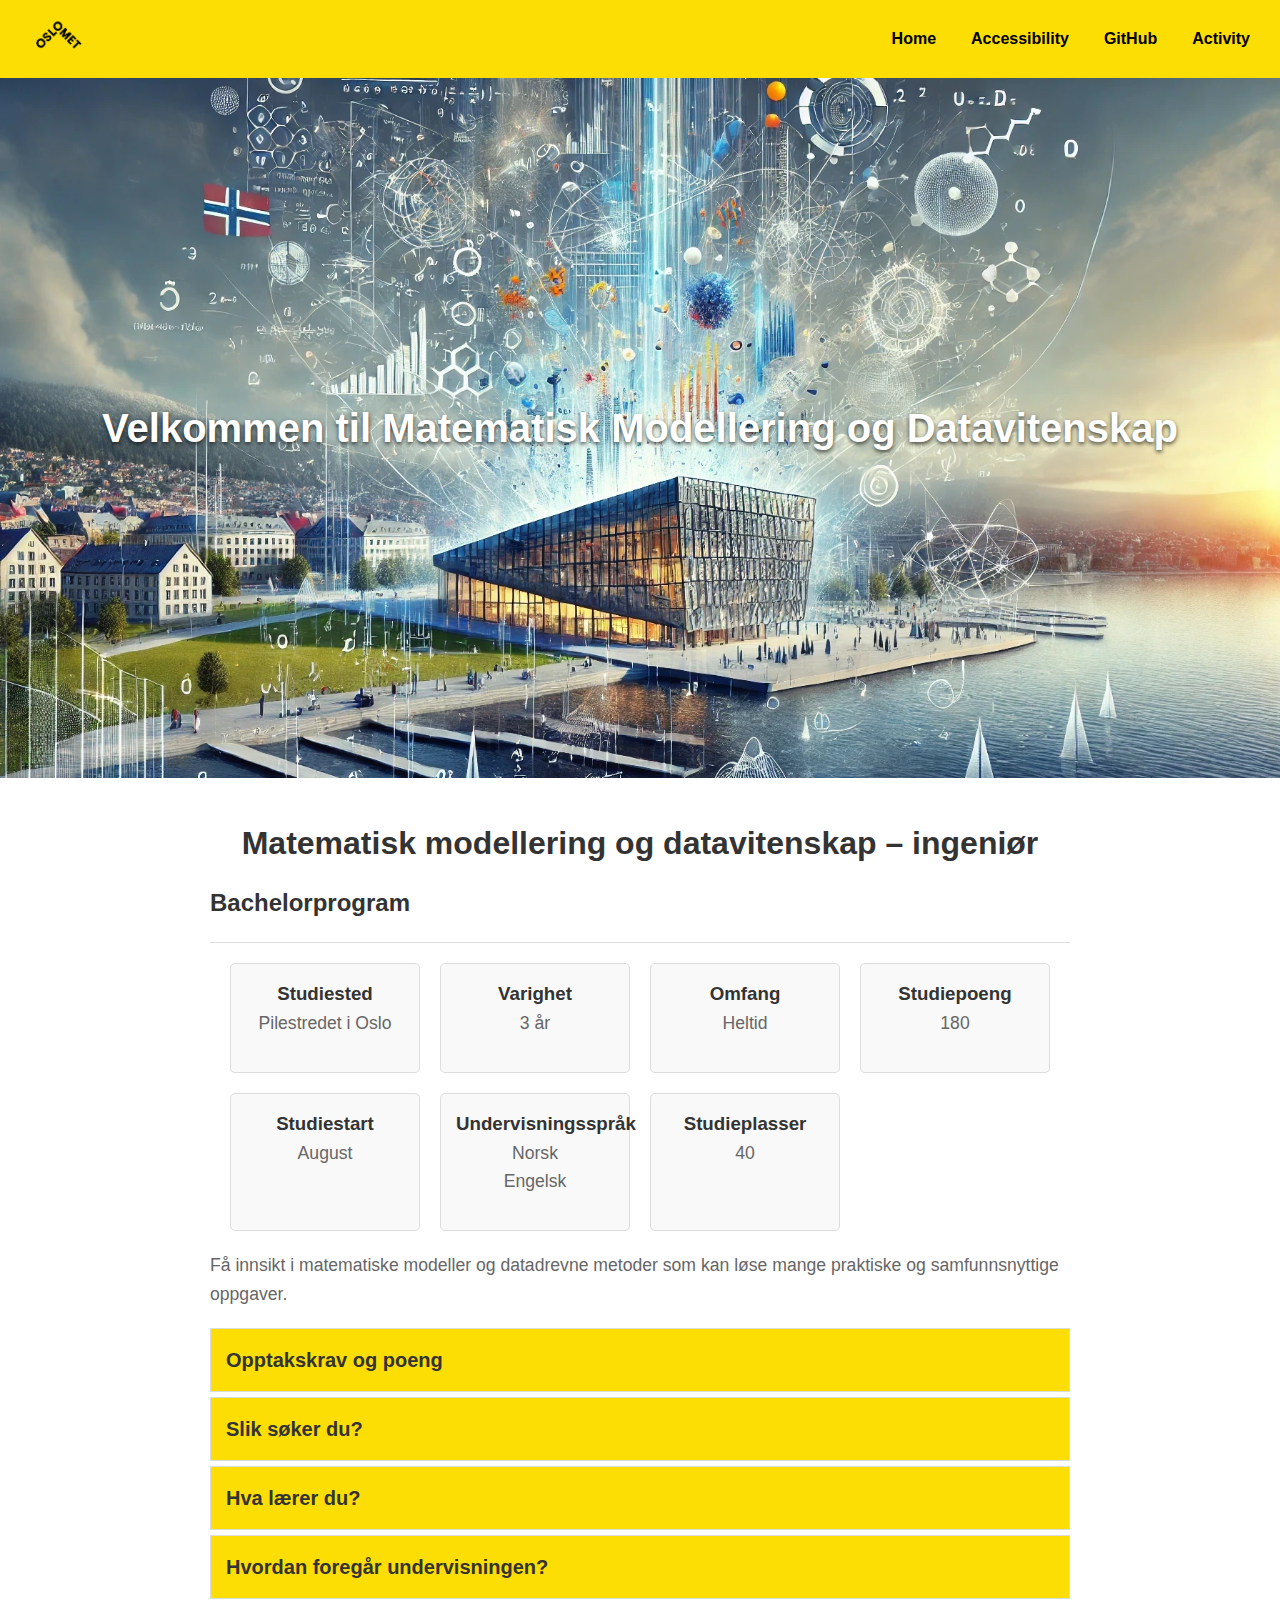
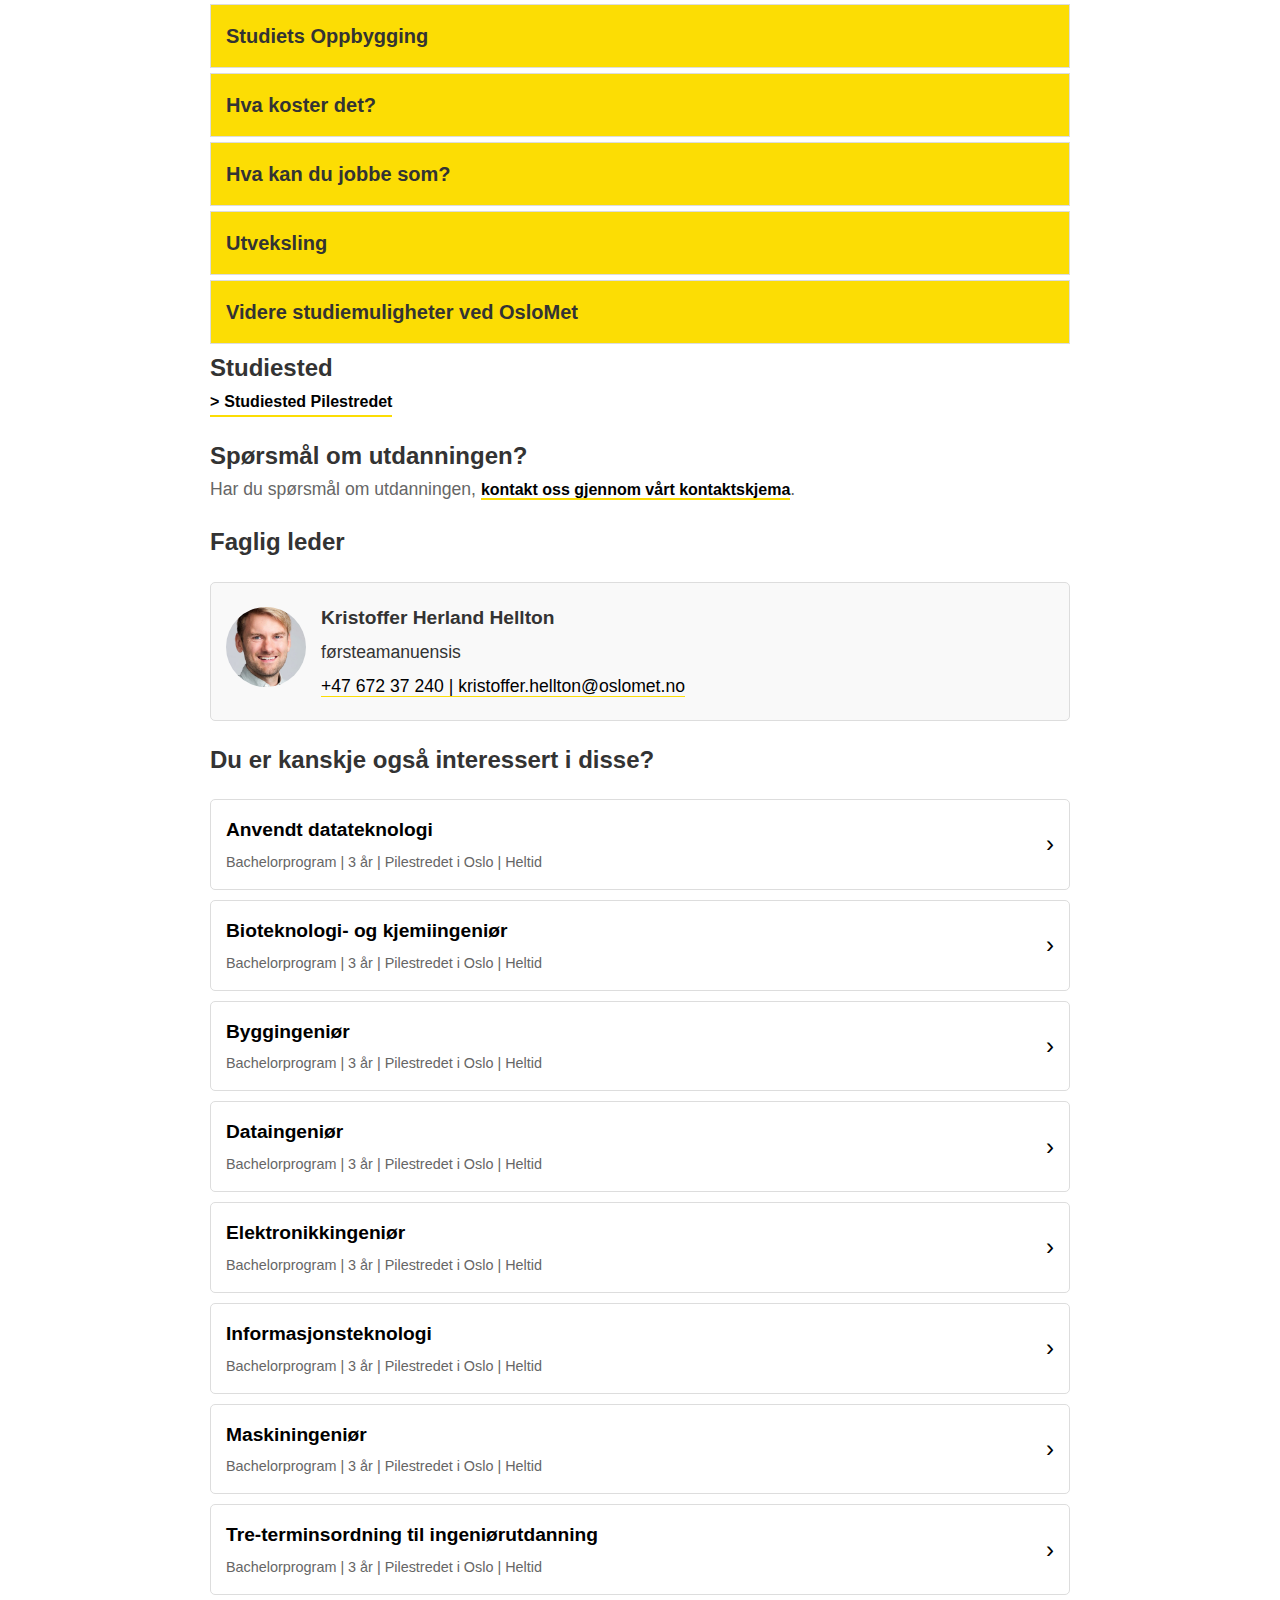
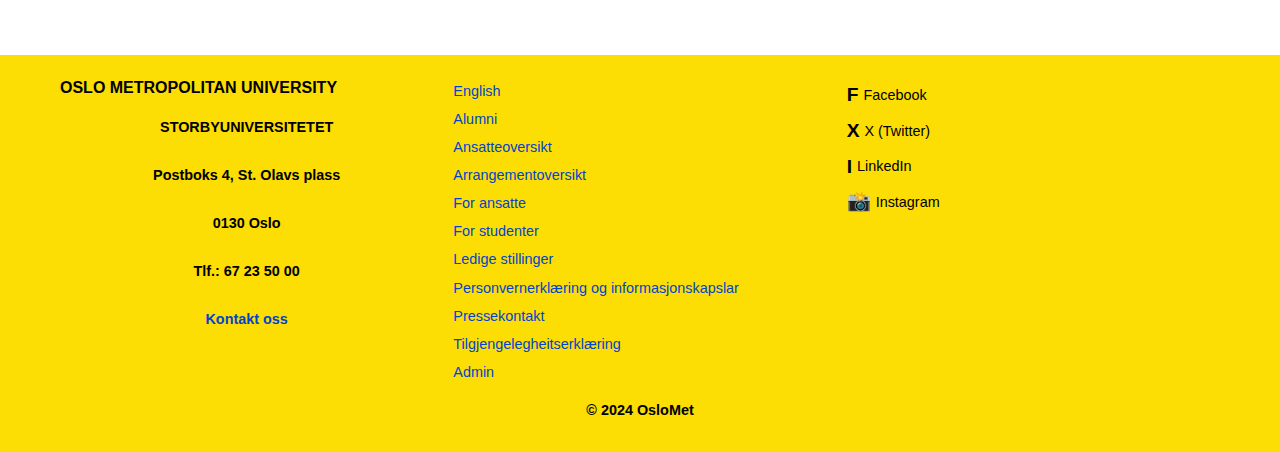
<file: index.html>
<!DOCTYPE html>
<html lang="no">
<head>
    <!-- Meta tags for character set and responsive viewport -->
    <meta charset="UTF-8">
    <meta name="viewport" content="width=device-width, initial-scale=1.0">
    <meta name="description" content="Matematisk Modellering og Datavitenskap - OsloMet.">
    <title>Matematisk modellering og datavitenskap – ingeniør</title>
    <!-- Linking main CSS file -->
    <link rel="stylesheet" href="css/main.css">
    <!-- Defer JavaScript loading to ensure DOM is loaded first -->
    <script src="js/scripts.js" defer></script>
</head>
<body>
    <!-- Header section with logo and navigation menu -->
    <header>
        <div class="logo-container">
            <a href="index.html">
                <img src="media/OsloMet_Logo.png" alt="OsloMet Logo" class="logo">
            </a>
        </div>
        <nav>
            <ul>
                <li><a href="index.html" aria-label="Go to homepage">Home</a></li>
                <li><a href="accessibility.html" aria-label="Learn about accessibility">Accessibility</a></li>
                <li><a href="github.html" aria-label="View our GitHub page">GitHub</a></li>
                <li><a href="activity.html" aria-label="Explore our activity page">Activity</a></li>
            </ul>
        </nav>
    </header>

    <!-- Cover photo section -->
    <section id="cover-photo">
        <h1>Velkommen til Matematisk Modellering og Datavitenskap</h1>
    </section>

    <main>
        <!-- Overview of the study program -->
        <section id="studieoversikt">
            <h1>Matematisk modellering og datavitenskap – ingeniør</h1>
            <h2>Bachelorprogram</h2>            
            <div class="info-grid">
                <!-- Grid items containing basic info about the study program -->
                <div class="info-item">
                    <h3>Studiested</h3>
                    <p>Pilestredet i Oslo</p>
                </div>
                <div class="info-item">
                    <h3>Varighet</h3>
                    <p>3 år</p>
                </div>
                <div class="info-item">
                    <h3>Omfang</h3>
                    <p>Heltid</p>
                </div>
                <div class="info-item">
                    <h3>Studiepoeng</h3>
                    <p>180</p>
                </div>
                <div class="info-item">
                    <h3>Studiestart</h3>
                    <p>August</p>
                </div>
                <div class="info-item">
                    <h3>Undervisningsspråk</h3>
                    <p>Norsk<br>Engelsk</p>
                </div>
                <div class="info-item">
                    <h3>Studieplasser</h3>
                    <p>40</p>
                </div>
            </div>
            <p>Få innsikt i matematiske modeller og datadrevne metoder som kan løse mange praktiske og samfunnsnyttige oppgaver.</p>
        </section>

        <!-- Admission requirements section -->
        <section id="opptakskrav">
            <h2 class="collapsible-heading">Opptakskrav og poeng</h2>
            <div class="collapsible-content">
                <p>For å søke på dette programmet må du ha:</p>
                <ul>
                    <li><a href="https://www.samordnaopptak.no/info/opptak/opptak-uhg/" target="_blank"><strong>Generell studiekompetanse (samordnaopptak.no)</strong></a> eller <a href="https://www.oslomet.no/studier/soknad-og-opptak/realkompetanse/realkompetanse-ingenior" target="_blank"><strong>oppfylle kravene til realkompetanse</strong></a></li>
                    <li>Matematikk R1 og R2</li>
                    <li>Fysikk 1</li>
                </ul>
                <p>Det kan være konkurranse om plassene. Ved forrige opptak kom alle kvalifiserte søkere inn.</p>
                <p>Hvis du mangler generell studiekompetanse eller enkelte fag fra videregående skole, kan du søke på dette studiet om du har <a href="https://www.oslomet.no/studier/tkd/forkurs-ingenior" target="_blank"><strong>bestått ettårig forkurs for ingeniørutdanning</strong></a>.</p>
            </div>
        </section>

        <!-- How to apply section -->
        <section id="slik-soker-du">
            <h2 class="collapsible-heading">Slik søker du?</h2>
            <div class="collapsible-content">
                <p>Du søker på Samordna opptak med studiekode 215 503.</p>
                <ul>
                    <li>15. april: ordinær søknadsfrist</li>
                    <li>Studieåret dekker matematikk, programmering, fysikk og kjemi</li>
                    <li>1. mars: frist for enkelte søkere</li>
                </ul>
                <p><a href="https://www.oslomet.no/studier/soknad-og-opptak/opptak-til-bachelor-aarsstudier"><strong>Mer om å søke på bachelor</strong></a></p>
            </div>
        </section>

        <!-- Learning outcomes section -->
        <section id="hva-laerer-du">
            <h2 class="collapsible-heading">Hva lærer du?</h2>
            <div class="collapsible-content">
                <p>Bachelor i matematisk modellering og datavitenskap kobler sammen matematikk, informatikk, fysikk og statistikk.</p>
                <ul>
                    <li>Innsikt i matematiske modeller som brukes i praktisk problemløsning</li>
                    <li>Studieåret dekker matematikk, programmering, fysikk og kjemi</li>
                    <li>Avsluttes med en bacheloroppgave tett knyttet til arbeidslivet</li>
                </ul>
                   <!-- Accordion for "Statistiske og datadrevne metoder" -->
                <section class="accordion">
                    <h3 class="collapsible-heading" aria-expanded="false">Statistiske og datadrevne metoder</h3>
                    <div class="collapsible-content">
                        <p>Du lærer om hvordan du kan bruke målte data koblet med datadrevne og statistiske metoder til å gjøre beregninger, for eksempel av fremtidige strømpriser.</p>
                        <p>Du lærer hvordan du kan løse komplekse og sammensatte problemer, og utforske høydimensjonale datatyper. Moderne metoder innen maskinlæring og kunstig intelligens står sentralt.</p>
                    </div>
                </section>

                <!-- Accordion for "Vitenskapelige beregninger" -->
                <section class="accordion">
                    <h3 class="collapsible-heading" aria-expanded="false">Vitenskapelige beregninger</h3>
                    <div class="collapsible-content">
                        <p>Du lærer å lage effektive algoritmer, datastrukturer og kildekoder for å løse matematiske og fysiske problemer med numeriske metoder.</p>
                        <p>Du lærer å utvikle kildekode og metodikk knyttet til medisinsk teknologi, biologiske prosesser og annet.</p>
                    </div>
                </section>

                <!-- Accordion for "Matematikk og fysikk" -->
                <section class="accordion">
                    <h3 class="collapsible-heading" aria-expanded="false">Matematikk og fysikk</h3>
                    <div class="collapsible-content">
                        <p>Du utforsker algebraiske strukturer, blant annet knyttet til dyp læring og kunstig intelligens.</p>
                        <p>Du lærer differensialgeometri på flater, gruppeteori og kodeteori; matematiske strukturer, representasjonsteori og kategoriteori.</p>
                        <p>I fysikk lærer du om termodynamikk og statistisk fysikk.</p>
                    </div>
                </section>

                <p><a href="https://student.oslomet.no/studier/-/studieinfo/programplan/HINGMAMO/2024/H%C3%98ST" target="_blank"><strong>Se programplan på student.oslomet.no</strong></a></p>
            </div>
        </section>

        <!-- Teaching methods section -->
        <section id="undervisning">
            <h2 class="collapsible-heading">Hvordan foregår undervisningen?</h2>
            <div class="collapsible-content">
                <p>Undervisningen er en kombinasjon av:</p>
                <ul>
                    <li>Prosjektarbeid</li>
                    <li>Workshop</li>
                    <li>Presentasjoner</li>
                    <li>Veiledninger</li>
                    <li>Diskusjoner og refleksjoner</li>
                    <li>Forelesninger</li>
                    <li>Selvstudier</li>
                    <li>Gruppearbeid</li>
                    <li>Arbeidslivsrelevant bacheloroppgave</li>
                </ul>
                <p>For å gjennomføre studiet på normert tid, må du regne med å bruke om lag 40 timer per uke på studierelatert arbeid gjennom hele semesteret.</p>
            </div>
        </section>

        <section id="study-structure">
            <h2 class="collapsible-heading">Studiets Oppbygging</h2>
            <div class="collapsible-content">
            <table>
                <thead>
                    <tr>
                        <th>Studieår</th>
                        <th>Semester</th>
                        <th>Emner</th>
                    </tr>
                </thead>
                <tbody>
                    <tr>
                        <td>1. år</td>
                        <td>1. semester</td>
                        <td>
                            <ul>
                                <li>Diskret Matematikk (DAPE1300) – 10 stp.</li>
                                <li>Programmering (DAPE1400) – 10 stp.</li>
                                <li>Teknologi og samfunn for programmerere (DATA1100) – 5 stp.</li>
                                <li>Innføring i modeller og beregninger (MAMO1100) – 5 stp.</li>
                            </ul>
                        </td>
                    </tr>
                    <tr>
                        <td>1. år</td>
                        <td>2. semester</td>
                        <td>
                            <ul>
                                <li>Matematikk 1000 (DAFE1000) – 10 stp.</li>
                                <li>Fysikk og Kjemi (DAPE2101) – 10 stp.</li>
                                <li>Databaser (DATA1500) – 10 stp.</li>
                            </ul>
                        </td>
                    </tr>
                    <!-- 2nd Year -->
                    <tr>
                        <td>2. år</td>
                        <td>3. semester</td>
                        <td>
                            <ul>
                                <li>Matematikk 2000 med statistikk (DAPE2000) – 10 stp.</li>
                                <li>Moderne fysikk (MAMO2100) – 10 stp.</li>
                                <li>Algoritmer og datastrukturer (DATS2300) – 10 stp.</li>
                            </ul>
                        </td>
                    </tr>
                    <tr>
                        <td>2. år</td>
                        <td>4. semester</td>
                        <td>
                            <ul>
                                <li>Matematikk 4000 (DAVE3705) – 10 stp.</li>
                                <li>Statistisk analyse (MAMO3100) – 10 stp.</li>
                                <li>Visualisering (ADSE3200) – 10 stp.</li>
                            </ul>
                        </td>
                    </tr>
                    <!-- 3rd Year -->
                    <tr>
                        <td>3. år</td>
                        <td>5. semester</td>
                        <td>
                            <ul>
                                <li>Matematikk 3000 (DAVE3700) – 10 stp.</li>
                                <li>Introduksjon til kunstig intelligens (DAVE3625) – 10 stp.</li>
                                <li>Anvendt kunstig intelligens og data science prosjekt (DATA3750) – 10 stp.</li>
                            </ul>
                        </td>
                    </tr>
                    <tr>
                        <td>3. år</td>
                        <td>6. semester</td>
                        <td>
                            <ul>
                                <li>Bacheloroppgave (DATA3900) – 20 stp.</li>
                                <li>Testing av programvare (ADTS2310) – 10 stp.</li>
                                <li>Datanettverk og skytjenester (DATA2410) – 10 stp.</li>
                            </ul>
                        </td>
                    </tr>
                </tbody>
            </table>
            </div>
        </section>
        
        <section id="kostnad">
            <h2 class="collapsible-heading">Hva koster det?</h2>
            <div class="collapsible-content">
                <p>
                    <a href="https://student.oslomet.no/semesteravgift" target="_blank"><strong>Du betaler en semesteravgift hvert semester (student.oslomet.no).</strong></a> 
                </p>
                <p>
                    <a href="https://student.oslomet.no/studieavgift-for-internasjonale-studenter-utenfor-eu-eos" target="_blank"><strong>Er du internasjonal student fra utenfor EU og EØS, må du betale studieavgift (student.oslomet.no).</strong></a> Det er mulig å søke om unntak for betaling av denne studieavgiften.
                </p>
            </div>
        </section>

            <!-- Job opportunities section -->
        <section id="jobbmuligheter">
            <h2 class="collapsible-heading">Hva kan du jobbe som?</h2>
            <div class="collapsible-content">
                <p>Med dette studiet får du IT-kompetanse som er etterspurt i arbeidslivet, særlig om du velger spesialiseringene vitenskapelige beregninger eller statistiske og datadrevne metoder.</p>
                <p>Spesialiseringen i matematikk og fysikk retter seg mer mot videre studier, men også her får du etterspurt kompetanse i arbeidslivet etter bachelorstudiet.</p>
                <p>Matematisk modellering og datavitenskap blir stadig viktigere som basisgrunnlag, i for eksempel beregninger knyttet til klima, forsikring og finans, og datadrevne metoder for verdiskaping.</p>
                <p>Datadrevne metoder og maskinlæring er i dag svært mye brukt i arbeidslivet.</p>
            </div>
        </section>

        <!-- Exchange opportunities section -->
        <section id="Utveksling">
            <h2 class="collapsible-heading">Utveksling</h2>
            <div class="collapsible-content">
                <p>Du kan dra på utveksling i femte semester.</p>
            </div>
        </section>
        
        <!-- Further study opportunities section -->
        <section id="videre_muligheter">
            <h2 class="collapsible-heading">Videre studiemuligheter ved OsloMet</h2>
            <div class="collapsible-content">
                <a href="https://www.oslomet.no/studier/tkd/anvendt-data-informasjonsteknologi" target="_blank"><strong>Anvendt data- og informasjonsteknologi (ACIT)</strong></a>
                <p class="study-meta">Masterprogram | 2 år | Pilestredet i Oslo | Heltid</p>
            </div>
        </section>

        <!-- Campus location section -->
        <section id="studiested">
            <h2>Studiested</h2>
            <p><a href="https://www.oslomet.no/om/studiested-pilestredet" class="link-arrow">Studiested Pilestredet</a></p>
        </section>
        
        <!-- Contact information section -->
        <section id="sporsmal">
            <h2>Spørsmål om utdanningen?</h2>
            <p>Har du spørsmål om utdanningen, <a href="https://www.oslomet.no/kontaktskjema#For%20utdanningss%C3%B8kere?faculty=Fakultet%20for%20teknologi,%20kunst%20og%20design" class="link-contact">kontakt oss gjennom vårt kontaktskjema</a>.</p>
        </section>
        
        <!-- Academic leader section -->
        <section id="faglig-leder">
            <h2>Faglig leder</h2>
            <a href="https://www.oslomet.no/om/ansatt/krhel3944/" target="_blank" class="leader-link" aria-label="Faglig leder Kristoffer Herland Hellton, førsteamanuensis, kontakt på telefon +47 672 37 240 eller via e-post kristoffer.hellton@oslomet.no">
                <div class="leader-profile">
                    <img src="media/krhel3944.png" alt="Kristoffer Herland Hellton" class="leader-photo">
                    <div class="leader-info">
                        <p class="leader-name"><strong>Kristoffer Herland Hellton</strong></p>
                        <p>førsteamanuensis</p>
                        <p>+47 672 37 240 | <a href="mailto:kristoffer.hellton@oslomet.no">kristoffer.hellton@oslomet.no</a></p>
                    </div>
                </div>
            </a>
        </section>
        

        <!-- Related programs section -->
        <section id="related-programs">
            <h2>Du er kanskje også interessert i disse?</h2>
            <div class="program-list">
                <a href="https://www.oslomet.no/studier/tkd/anvendt-datateknologi" class="program-item">
                    <div>
                        <strong>Anvendt datateknologi</strong>
                        <p>Bachelorprogram | 3 år | Pilestredet i Oslo | Heltid</p>
                    </div>
                    <span class="arrow">›</span>
                </a>
                <!-- Repeat similar structure for other related programs -->
                <a href="https://www.oslomet.no/studier/tkd/bioteknologi-kjemiingenior" class="program-item">
                    <div>
                        <strong>Bioteknologi- og kjemiingeniør</strong>
                        <p>Bachelorprogram | 3 år | Pilestredet i Oslo | Heltid</p>
                    </div>
                    <span class="arrow">›</span>
                </a>
                <a href="https://www.oslomet.no/studier/tkd/byggingenior" class="program-item">
                    <div>
                        <strong>Byggingeniør</strong>
                        <p>Bachelorprogram | 3 år | Pilestredet i Oslo | Heltid</p>
                    </div>
                    <span class="arrow">›</span>
                </a>
                <a href="https://www.oslomet.no/studier/tkd/dataingenior" class="program-item">
                    <div>
                        <strong>Dataingeniør</strong>
                        <p>Bachelorprogram | 3 år | Pilestredet i Oslo | Heltid</p>
                    </div>
                    <span class="arrow">›</span>
                </a>
                <a href="https://www.oslomet.no/studier/tkd/elektronikkingenior" class="program-item">
                    <div>
                        <strong>Elektronikkingeniør</strong>
                        <p>Bachelorprogram | 3 år | Pilestredet i Oslo | Heltid</p>
                    </div>
                    <span class="arrow">›</span>
                </a>
                <a href="https://www.oslomet.no/studier/tkd/informasjonsteknologi" class="program-item">
                    <div>
                        <strong>Informasjonsteknologi</strong>
                        <p>Bachelorprogram | 3 år | Pilestredet i Oslo | Heltid</p>
                    </div>
                    <span class="arrow">›</span>
                </a>
                <a href="https://www.oslomet.no/studier/tkd/maskiningenior" class="program-item">
                    <div>
                        <strong>Maskiningeniør</strong>
                        <p>Bachelorprogram | 3 år | Pilestredet i Oslo | Heltid</p>
                    </div>
                    <span class="arrow">›</span>
                </a>
                <a href="https://www.oslomet.no/studier/tkd/tre-termin-ingenior" class="program-item">
                    <div>
                        <strong>Tre-terminsordning til ingeniørutdanning</strong>
                        <p>Bachelorprogram | 3 år | Pilestredet i Oslo | Heltid</p>
                    </div>
                    <span class="arrow">›</span>
                </a>
            </div>
        </section>   
    </main>

    <!-- Footer section with contact information and navigation links -->
    <footer id="footer">
        <div class="footer-container">
            <div class="footer-left">
                <h3>OSLO METROPOLITAN UNIVERSITY</h3>
                <p>STORBYUNIVERSITETET</p>
                <p>Postboks 4, St. Olavs plass</p>
                <p>0130 Oslo</p>
                <p>Tlf.: 67 23 50 00</p>
                <p><a href="https://www.oslomet.no/om/kontakt" class="footer-link">Kontakt oss</a></p>
            </div>
            <div class="footer-center">
                <ul>
                    <li><a href="#">English</a></li>
                    <li><a href="#">Alumni</a></li>
                    <li><a href="#">Ansatteoversikt</a></li>
                    <li><a href="#">Arrangementoversikt</a></li>
                    <li><a href="#">For ansatte</a></li>
                    <li><a href="#">For studenter</a></li>
                    <li><a href="#">Ledige stillinger</a></li>
                    <li><a href="#">Personvernerklæring og informasjonskapslar</a></li>
                    <li><a href="#">Pressekontakt</a></li>
                    <li><a href="#">Tilgjengelegheitserklæring</a></li>
                    <li><a href="#">Admin</a></li>
                </ul>
            </div>
            <div class="footer-right">
                <ul class="social-links">
                    <li><a href="#"><span class="icon">F</span> Facebook</a></li>
                    <li><a href="#"><span class="icon">X</span> X (Twitter)</a></li>
                    <li><a href="#"><span class="icon">I</span> LinkedIn</a></li>
                    <li><a href="#"><span class="icon">📸</span> Instagram</a></li>
                </ul>
            </div>
        </div>
        <p>&copy; 2024 OsloMet</p>
    </footer>
</body>
</html>
</file>
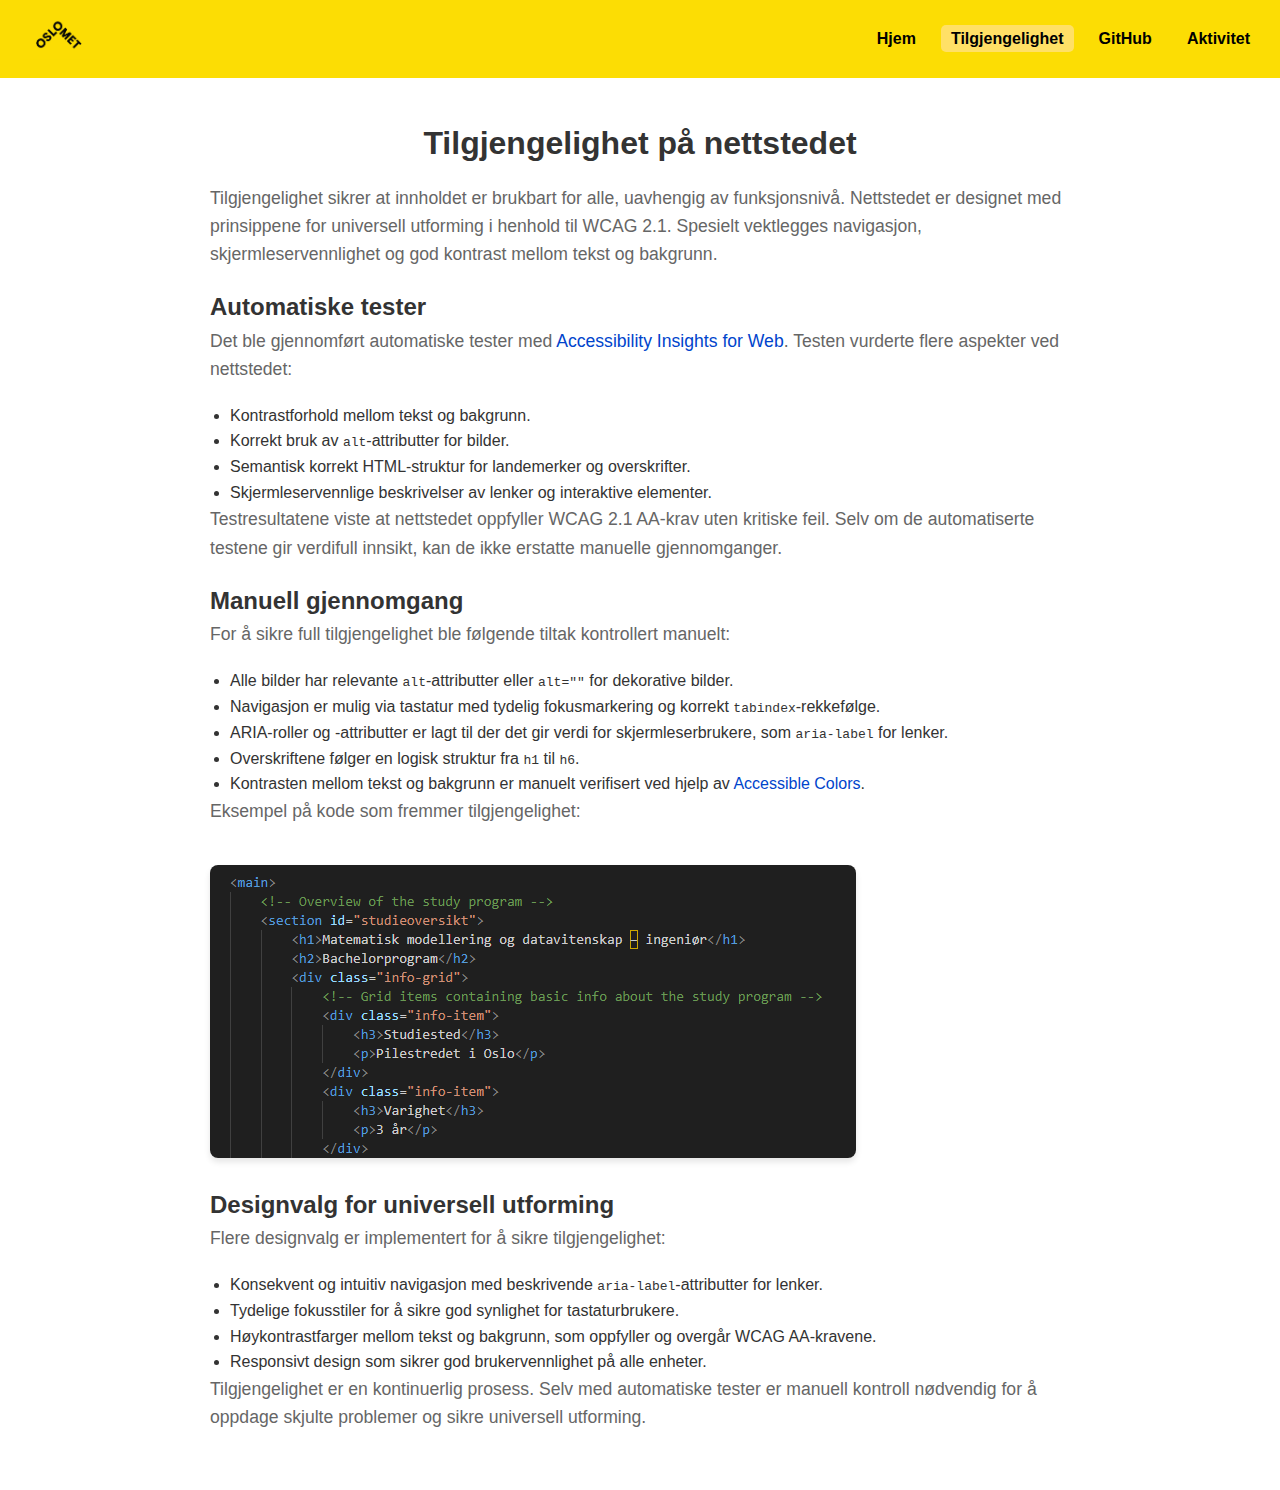
<file: accessibility.html>
<!DOCTYPE html>
<html lang="no">
<head>
    <meta charset="UTF-8">
    <meta name="viewport" content="width=device-width, initial-scale=1.0">
    <meta name="description" content="Tilgjengelighetsside for OsloMet-nettstedet">
    <title>Tilgjengelighet - OsloMet-nettsted</title>
    <link rel="stylesheet" href="css/main.css">
</head>
<body>
    <header>
        <div class="logo-container">
            <a href="index.html">
                <img src="media/OsloMet_Logo.png" alt="OsloMet Logo" class="logo">
            </a>
        </div>
        <nav>
            <ul>
                <li><a href="index.html" aria-label="Gå til hjemmesiden">Hjem</a></li>
                <li><a href="accessibility.html" aria-label="Om tilgjengelighet" class="active-link">Tilgjengelighet</a></li>
                <li><a href="github.html" aria-label="Vis GitHub-siden">GitHub</a></li>
                <li><a href="activity.html" aria-label="Utforsk aktivitetsiden">Aktivitet</a></li>
            </ul>
        </nav>
    </header>

    <main>
        <section id="introduksjon">
            <h1>Tilgjengelighet på nettstedet</h1>
            <p>Tilgjengelighet sikrer at innholdet er brukbart for alle, uavhengig av funksjonsnivå. Nettstedet er designet med prinsippene for universell utforming i henhold til WCAG 2.1. Spesielt vektlegges navigasjon, skjermleservennlighet og god kontrast mellom tekst og bakgrunn.</p>
        </section>

        <section id="automatiske-tester">
            <h2>Automatiske tester</h2>
            <p>Det ble gjennomført automatiske tester med <a href="https://accessibilityinsights.io/" target="_blank">Accessibility Insights for Web</a>. Testen vurderte flere aspekter ved nettstedet:</p>
            <ul>
                <li>Kontrastforhold mellom tekst og bakgrunn.</li>
                <li>Korrekt bruk av <code>alt</code>-attributter for bilder.</li>
                <li>Semantisk korrekt HTML-struktur for landemerker og overskrifter.</li>
                <li>Skjermleservennlige beskrivelser av lenker og interaktive elementer.</li>
            </ul>
        
            <p>Testresultatene viste at nettstedet oppfyller WCAG 2.1 AA-krav uten kritiske feil. Selv om de automatiserte testene gir verdifull innsikt, kan de ikke erstatte manuelle gjennomganger.</p>
        </section>

        <section id="manuell-gjennomgang">
            <h2>Manuell gjennomgang</h2>
            <p>For å sikre full tilgjengelighet ble følgende tiltak kontrollert manuelt:</p>
            <ul>
                <li>Alle bilder har relevante <code>alt</code>-attributter eller <code>alt=""</code> for dekorative bilder.</li>
                <li>Navigasjon er mulig via tastatur med tydelig fokusmarkering og korrekt <code>tabindex</code>-rekkefølge.</li>
                <li>ARIA-roller og -attributter er lagt til der det gir verdi for skjermleserbrukere, som <code>aria-label</code> for lenker.</li>
                <li>Overskriftene følger en logisk struktur fra <code>h1</code> til <code>h6</code>.</li>
                <li>Kontrasten mellom tekst og bakgrunn er manuelt verifisert ved hjelp av <a href="https://accessible-colors.com/" target="_blank">Accessible Colors</a>.</li>
            </ul>
            <p>Eksempel på kode som fremmer tilgjengelighet:</p>
            <img src="media/code_example.png" alt="Skjermbilde av tilgjengelighetsfremmende kode" class="illustration">
        </section>

        <section id="designvalg">
            <h2>Designvalg for universell utforming</h2>
            <p>Flere designvalg er implementert for å sikre tilgjengelighet:</p>
            <ul>
                <li>Konsekvent og intuitiv navigasjon med beskrivende <code>aria-label</code>-attributter for lenker.</li>
                <li>Tydelige fokusstiler for å sikre god synlighet for tastaturbrukere.</li>
                <li>Høykontrastfarger mellom tekst og bakgrunn, som oppfyller og overgår WCAG AA-kravene.</li>
                <li>Responsivt design som sikrer god brukervennlighet på alle enheter.</li>
            </ul>
            <p>Tilgjengelighet er en kontinuerlig prosess. Selv med automatiske tester er manuell kontroll nødvendig for å oppdage skjulte problemer og sikre universell utforming.</p>
        </section>
    </main>
</body>
</html>
</file>
<file: css/main.css>
/* =========================================================
   MAIN.CSS - SHARED STYLESHEET
   ---------------------------------------------------------
   Table of Contents:
   1. Reset & Base Styles
   2. General Link Styles
   3. Header & Navigation
   4. Main Content
   5. Accordion Styles
   6. Info Grid
   7. Collapsible Sections
   8. Cover Photo
   9. Study Structure Table
   10. Faglig Leder Section
   11. Related Programs Section
   12. Footer
   13. Additional Links Styling
   ========================================================= */

/* =========================================================
   1. Reset & Base Styles
   ========================================================= */

/* Reset styles for consistent margin, padding, and box-sizing */
* {
    margin: 0;
    padding: 0;
    box-sizing: border-box;
}

/* Base body styling for consistent font and color */
body {
    font-family: 'Arial', sans-serif;
    line-height: 1.6;
    color: #333;
    background-color: #fff;
}

/* =========================================================
   2. General Link Styles
   ========================================================= */

/* General link styling with transition for hover effect */
a {
    color: #0044cc;
    text-decoration: none;
    transition: color 0.2s ease, text-decoration 0.2s ease;
}

a:hover {
    text-decoration: underline;
}

/* =========================================================
   3. Header & Navigation
   ========================================================= */

/* Header styling for overall layout and background color */
header {
    display: flex;
    align-items: center;
    justify-content: space-between;
    background-color: #fcdd04; /* OsloMet-inspired yellow */
    padding: 10px 20px;
}

/* Logo container to ensure consistent image sizing */
header .logo-container img {
    max-height: 50px;
    width: auto;
}

/* Navigation list styling to display horizontal menu */
header nav ul {
    display: flex;
    list-style: none;
    gap: 15px;
}

/* Individual navigation link styles, including hover effects */
header nav ul li a {
    color: #000;
    font-weight: bold;
    padding: 5px 10px;
    border-radius: 5px;
    transition: background-color 0.2s ease, color 0.2s ease;
}

header nav ul li a:hover,
header nav ul li a.active-link {
    background-color: #ffe066;
    color: #000;
}

/* =========================================================
   4. Main Content
   ========================================================= */

/* Styling for main content area, including margin and padding */
main {
    margin: 20px auto;
    max-width: 900px;
    padding: 20px;
}

/* Main heading styling for emphasis */
main h1 {
    font-size: 2rem;
    margin-bottom: 15px;
    text-align: center;
    color: #333;
}

/* Paragraph styling within main content area */
main p {
    margin-bottom: 20px;
    color: #666;
    font-size: 1.1rem;
}

/* Unordered list styling for content within the main area */
main ul {
    margin-left: 20px;
    list-style-type: disc;
}

/* =========================================================
   5. Accordion Styles
   ========================================================= */

/* Styling for collapsible headings in accordion sections */
.accordion .collapsible-heading {
    font-size: 1.25rem;
    font-weight: bold;
    background-color: #fcdd04;
    color: #333;
    padding: 15px;
    cursor: pointer;
    border: 1px solid #ddd;
    margin-top: 10px;
    display: flex;
    justify-content: space-between;
    align-items: center;
    transition: background-color 0.3s ease;
}

.accordion .collapsible-heading:hover {
    background-color: #ffe066;
}

/* Icon to indicate collapsible state (+ or -) */
.accordion .collapsible-heading::after {
    content: '+';
    font-size: 1.5rem;
    font-weight: bold;
    margin-left: 10px;
    transition: transform 0.3s ease;
}

/* Change icon on expansion */
.accordion .collapsible-heading[aria-expanded="true"]::after {
    content: '-';
    transform: rotate(45deg);
}

/* Collapsible content styling for accordion sections */
.accordion .collapsible-content {
    display: none;
    padding: 15px;
    border: 1px solid #ddd;
    border-top: none;
    background-color: #fff;
    transition: max-height 0.3s ease, opacity 0.3s ease;
}

.accordion .collapsible-content.active {
    display: block;
}

/* =========================================================
   6. Info Grid
   ========================================================= */

/* Grid layout to display study information in equal columns */
.info-grid {
    display: grid;
    grid-template-columns: repeat(auto-fit, minmax(150px, 1fr));
    gap: 20px;
    margin-top: 20px;
    padding: 20px;
    border-top: 1px solid #ddd;
}

/* Individual info items within the grid */
.info-item {
    text-align: center;
    padding: 15px;
    background-color: #f9f9f9;
    border: 1px solid #ddd;
    border-radius: 5px;
    transition: background-color 0.3s ease, transform 0.2s ease;
}

/* Hover effect to highlight selected info item */
.info-item:hover {
    background-color: #ffe066;
    transform: translateY(-3px);
}

/* =========================================================
   7. Collapsible Sections
   ========================================================= */

/* Collapsible headings for different sections */
.collapsible-heading {
    font-size: 1.25rem;
    font-weight: bold;
    background-color: #fcdd04;
    color: #333;
    padding: 15px;
    cursor: pointer;
    border: 1px solid #ddd;
    margin: 5px 0;
    display: flex;
    justify-content: space-between;
    align-items: center;
    transition: background-color 0.3s ease;
}

/* Active state for collapsible headings */
.collapsible-heading.active-collapsible {
    background-color: #ffe066;
}

/* Content within collapsible sections */
.collapsible-content {
    display: none;
    padding: 15px;
    border: 1px solid #ddd;
    border-top: none;
    background-color: #fff;
    transition: max-height 0.3s ease, opacity 0.3s ease;
}

/* Display active collapsible content */
.collapsible-content.active {
    display: block;
    opacity: 1;
    max-height: none;
}

/* Link styles within collapsible content */
.collapsible-content a {
    color: black;
    font-weight: bold;
    text-decoration: none;
    border-bottom: 2px solid #fcdd04; /* OsloMet-inspired yellow underline */
    transition: border-color 0.3s ease;
}

.collapsible-content a:hover {
    border-bottom-color: #ffe066;
}

/* =========================================================
   8. Cover Photo
   ========================================================= */

/* Styling for cover photo section at top of the page */
#cover-photo {
    background: url('../media/DALLE_cover.webp') no-repeat center center;
    background-size: cover;
    height: 700px;
    display: flex;
    align-items: center;
    justify-content: center;
    color: #fff;
    text-shadow: 0 2px 4px rgba(0, 0, 0, 0.7);
    text-align: center;
    padding: 20px;
}

/* Heading within the cover photo section */
#cover-photo h1 {
    font-size: 2.5rem;
    margin: 0;
}

#cover-photo-run {
    background: url('../media/Running_cover.jpg') no-repeat center center;
    background-size: cover;
    height: 700px;
    display: flex;
    align-items: center;
    justify-content: center;
    color: #fff;
    text-shadow: 0 2px 4px rgba(0, 0, 0, 0.7);
    text-align: center;
    padding: 20px;
}

/* Heading within the cover photo section */
#cover-photo-run h1 {
    font-size: 2.5rem;
    margin: 0;
}


/* =========================================================
   9. Study Structure Table
   ========================================================= */

/* Collapsible content styling for study structure */
#study-structure .collapsible-content {
    overflow-x: auto;
}

/* Table for displaying study structure information */
#study-structure table {
    width: 100%;
    border-collapse: collapse;
    margin: 20px 0;
    font-size: 1rem;
    text-align: left;
}

/* Table header and cell styling */
#study-structure th, #study-structure td {
    border: 1px solid #ddd;
    padding: 10px;
    vertical-align: top;
}

/* Header styling for the table */
#study-structure th {
    background-color: #fcdd04;
    font-weight: bold;
    text-align: center;
}

/* Alternating row colors for better readability */
#study-structure tbody tr:nth-child(even) {
    background-color: #f9f9f9;
}

/* Hover effect for table rows */
#study-structure tbody tr:hover {
    background-color: #ffe066;
}

/* =========================================================
   10. Faglig Leder Section
   ========================================================= */

/* Styling for the Faglig Leder section */
#faglig-leder {
    margin: 20px 0;
}

/* Heading within the Faglig Leder section */
#faglig-leder h2 {
    font-size: 1.5rem;
    font-weight: bold;
    margin-bottom: 20px;
}

/* Layout for the leader profile section */
.leader-profile {
    display: flex;
    align-items: center;
    border: 1px solid #ddd;
    padding: 15px;
    border-radius: 5px;
    background-color: #f9f9f9;
}

/* Leader photo styling to ensure consistent shape and size */
.leader-photo {
    height: 80px;
    width: 80px;
    border-radius: 50%;
    object-fit: cover;
    margin-right: 15px;
}

/* Info section for the leader profile */
.leader-info {
    flex: 1;
}

/* Styling for the leader's name */
.leader-name {
    font-size: 1.2rem;
    font-weight: bold;
    margin-bottom: 5px;
}

/* Paragraph styling within leader info */
.leader-info p {
    margin: 5px 0;
    color: #333;
}

/* Link styling within the leader info section */
.leader-info a {
    color: #000;
    text-decoration: none;
    border-bottom: 1px solid #fcdd04;
    transition: border-color 0.3s ease;
}

.leader-info a:hover {
    border-bottom-color: #ffe066;
}

/* =========================================================
   11. Related Programs Section
   ========================================================= */

/* Styling for the related programs section */
#related-programs {
    margin: 20px 0;
}

/* Heading for the related programs section */
#related-programs h2 {
    font-size: 1.5rem;
    font-weight: bold;
    margin-bottom: 20px;
}

/* List of related programs */
.program-list {
    display: flex;
    flex-direction: column;
    gap: 10px;
}

/* Individual program item styling */
.program-item {
    display: flex;
    justify-content: space-between;
    align-items: center;
    padding: 15px;
    border: 1px solid #ddd;
    border-radius: 5px;
    text-decoration: none;
    background-color: #fff;
    color: #000;
    transition: background-color 0.3s ease, box-shadow 0.3s ease;
}

/* Hover effect for individual program items */
.program-item:hover {
    background-color: #f9f9f9;
    box-shadow: 0px 4px 8px rgba(0, 0, 0, 0.1);
}

/* Bold styling for program name */
.program-item strong {
    font-size: 1.2rem;
    color: #000;
}

/* Additional text styling for program details */
.program-item p {
    margin: 5px 0 0;
    font-size: 0.9rem;
    color: #666;
}

/* Arrow icon styling for navigation */
.arrow {
    font-size: 1.5rem;
    color: #000;
}

/* =========================================================
   12. Footer
   ========================================================= */

/* Styling for the footer area */
#footer {
    background-color: #fcdd04;
    padding: 20px 0;
    color: #000;
    font-family: 'Arial', sans-serif;
    font-size: 0.9rem;
    width: 100%;
}

/* Layout for footer content */
.footer-container {
    display: flex;
    justify-content: space-between;
    flex-wrap: wrap;
    gap: 20px;
    max-width: 1200px;
    margin: 0 auto;
    padding: 0 20px;
}

/* Footer columns for left, center, and right sections */
.footer-left, .footer-center, .footer-right {
    flex: 1;
    min-width: 200px;
}

/* Footer heading styling */
.footer-left h3 {
    font-size: 1rem;
    font-weight: bold;
    margin-bottom: 5px;
}

/* Footer list and paragraph styling */
.footer-left p, .footer-center ul li, .footer-right ul li {
    margin: 5px 0;
}

/* List styling for footer links */
.footer-center ul, .footer-right ul {
    list-style: none;
    padding: 0;
}

/* Footer link styling */
.footer-right ul li a {
    color: #000;
    text-decoration: none;
    display: flex;
    align-items: center;
}

/* Footer icon styling for social media links */
.footer-right ul li .icon {
    font-weight: bold;
    font-size: 1.2rem;
    margin-right: 5px;
}

/* Footer copyright text styling */
footer p {
    background-color: #fcdd04;
    margin: 0;
    text-align: center;
    padding: 10px 0;
    font-size: 0.9rem;
    font-weight: bold;
}

/* =========================================================
   13. Additional Links Styling
   ========================================================= */

/* Link styling for "Studiested" section */
#studiested .link-arrow {
    display: inline-block;
    color: #000;
    text-decoration: none;
    border-bottom: 2px solid #fcdd04;
    font-weight: bold;
    font-size: 1rem;
}

#studiested .link-arrow::before {
    content: '>';
    margin-right: 5px;
    color: #000;
}

/* Contact link styling for "Spørsmål" section */
#sporsmal .link-contact {
    color: #000;
    text-decoration: none;
    border-bottom: 2px solid #fcdd04;
    font-weight: bold;
    font-size: 1rem;
}

#sporsmal .link-contact:hover {
    border-bottom-color: #ffe066;
}



/* =========================================================
   MEDIA QUERIES
   ========================================================= */

   /* General styles for images */
.illustration {
    max-width: 100%;
    height: auto;
    margin: 20px 0;
    border-radius: 8px; /* Adds subtle rounding to images */
    box-shadow: 0 4px 6px rgba(0, 0, 0, 0.1); /* Adds a light shadow for depth */
}

/* Cover photo specific to activity page */
#cover-photo-run {
    background: url('../media/Running_cover.jpg') no-repeat center center;
    background-size: cover;
    height: 400px; /* Adjust height for better screen fit */
    display: flex;
    align-items: center;
    justify-content: center;
    color: #fff;
    text-shadow: 0 2px 4px rgba(0, 0, 0, 0.7);
    text-align: center;
    padding: 20px;
    border-bottom: 4px solid #ffe066; /* Adds a decorative bottom border */
}

/* Text inside the cover section */
#cover-photo-run h1 {
    font-size: 2.5rem;
    margin: 0;
}

/* Section styling for better spacing */
main_run section {
    margin-bottom: 40px;
    padding: 20px;
    border: 1px solid #ddd;
    border-radius: 8px;
    background-color: #f9f9f9;
}

/* Subheading styles */
main_run h2 {
    font-size: 1.8rem;
    color: #0044cc;
    margin-bottom: 10px;
    border-bottom: 2px solid #ffe066;
    padding-bottom: 5px;
}

/* Paragraph text for improved readability */
main_run p {
    font-size: 1rem;
    line-height: 1.8;
    color: #555;
}

/* Link styles within the main content */
main_run a {
    color: #0044cc;
    text-decoration: none;
    border-bottom: 1px solid #0044cc;
    transition: color 0.3s, border-bottom-color 0.3s;
}

main_run a:hover {
    color: #ff8800;
    border-bottom-color: #ff8800;
}

/* Unordered list for consistency */
main_run ul {
    margin-left: 20px;
    list-style: circle;
    line-height: 1.6;
}

/* =========================================================
   SPECIFIC STYLING FOR ACTIVITY.HTML
   ========================================================= */

/* Cover photo styling for activity.html */
#cover-photo-run {
    background: url('../media/Running_cover.jpg') no-repeat center center;
    background-size: cover;
    height: 500px;
    display: flex;
    align-items: center;
    justify-content: center;
    color: #ffffff; /* White text for visibility */
    text-shadow: 0 3px 6px rgba(0, 0, 0, 0.4);
    text-align: center;
    padding: 20px;
    border-bottom: 5px solid #2a9d8f; /* Decorative teal bottom border */
}

#cover-photo-run h1 {
    font-size: 3rem;
    font-weight: bold;
    margin: 0;
    letter-spacing: 1px; /* Slight spacing for elegance */
}

/* Main content area for activity.html */
main_run {
    max-width: 1000px;
    margin: 20px auto;
    padding: 20px;
    font-family: 'Roboto', Arial, sans-serif;
    background-color: #f9fafb; /* Subtle light gray background */
    border-radius: 12px;
    box-shadow: 0 4px 8px rgba(0, 0, 0, 0.1);
}

/* Section styling */
main_run section {
    margin-bottom: 40px;
    padding: 25px;
    border: 1px solid #e0e0e0;
    border-radius: 10px;
    background-color: #ffffff; /* Clean white for contrast */
    box-shadow: 0 4px 8px rgba(0, 0, 0, 0.05);
    max-width: 900px; /* Restrict section width */
    margin-left: auto;
    margin-right: auto; /* Center-align sections */
}

/* Subheadings */
main_run h2 {
    font-size: 2rem;
    color: #264653; /* Deep green-blue inspired by nature */
    margin-bottom: 15px;
    border-bottom: 3px solid #e76f51; /* Earthy red underline */
    padding-bottom: 5px;
    text-transform: uppercase; /* Modern look */
    text-align: center;
}

/* Paragraph styling */
main_run p {
    font-size: 1.1rem;
    color: #4f4f4f; /* Neutral gray */
    line-height: 1.8;
    margin-bottom: 20px;
    text-align: justify; /* Improve text alignment */
}

/* List styling */
main_run ul {
    margin-left: 20px;
    list-style: circle;
    color: #2a9d8f; /* Muted teal */
    font-size: 1rem;
    line-height: 1.7;
}

main_run ul li {
    margin-bottom: 10px;
}

/* Links within activity.html */
main_run a {
    color: #2a9d8f; /* Teal */
    text-decoration: none;
    border-bottom: 2px solid #2a9d8f;
    transition: color 0.3s, border-bottom-color 0.3s;
}

main_run a:hover {
    color: #e76f51; /* Earthy red on hover */
    border-bottom-color: #e76f51;
}

/* Images */
main_run img.illustration {
    max-width: 100%;
    height: auto;
    margin: 20px auto;
    display: block; /* Center images */
    border-radius: 12px; /* Rounded corners */
    box-shadow: 0 6px 12px rgba(0, 0, 0, 0.1); /* Subtle shadow */
    transition: transform 0.3s, box-shadow 0.3s;
    max-height: 400px; /* Prevent excessively tall images */
    object-fit: cover; /* Maintain aspect ratio */
}

main_run img.illustration:hover {
    transform: scale(1.03); /* Slight zoom-in effect */
    box-shadow: 0 8px 16px rgba(0, 0, 0, 0.2); /* Deeper shadow on hover */
}


/* Media queries for responsiveness */
@media (max-width: 768px) {
    #cover-photo-run {
        height: 300px;
    }

    #cover-photo-run h1 {
        font-size: 2rem;
    }

    main_run {
        padding: 15px;
    }

    main_run h2 {
        font-size: 1.5rem;
    }

    main_run img.illustration {
        max-height: 300px; /* Adjust image height for smaller screens */
    }
}
</file>
